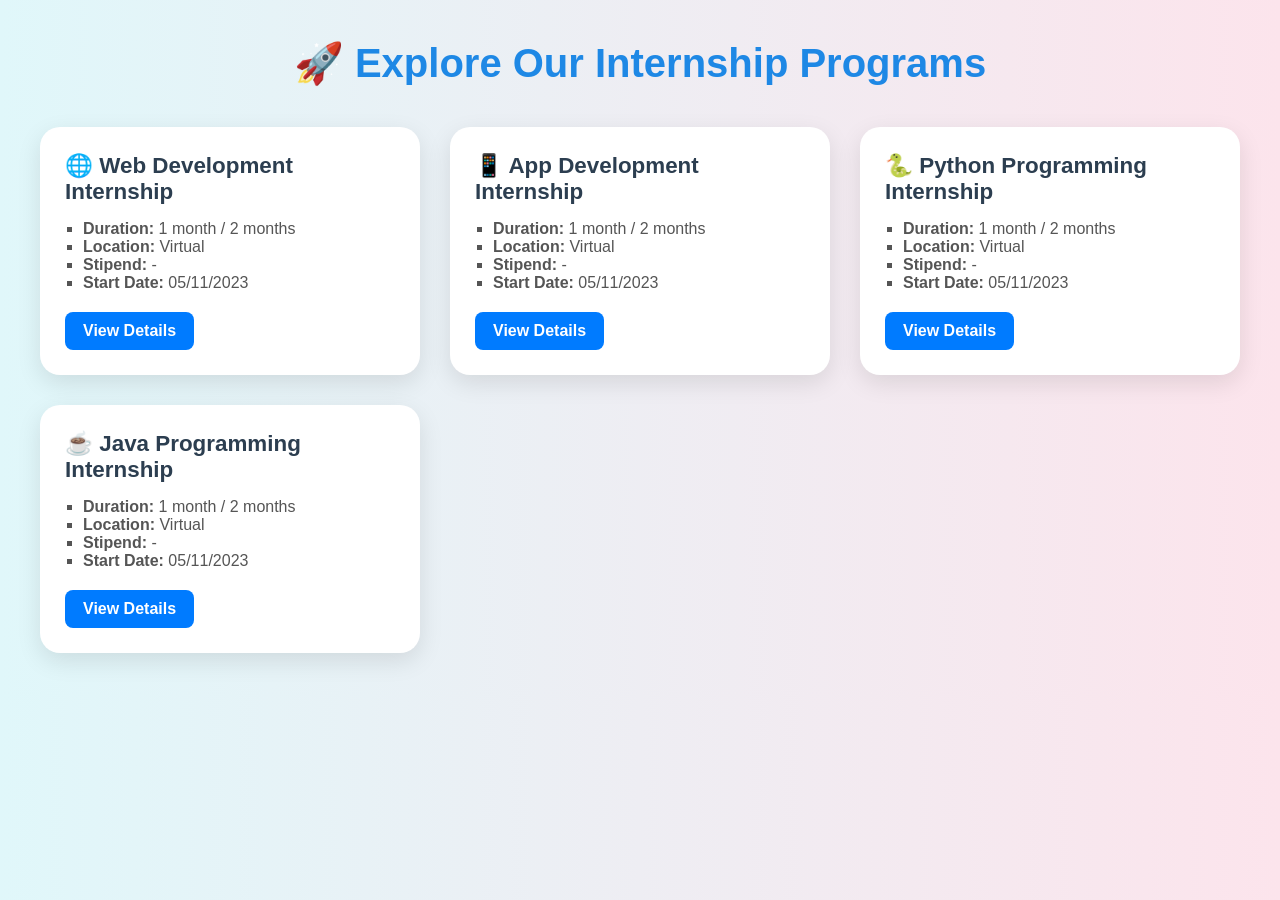
<file: index.html>
<!DOCTYPE html>
<html lang="en">
<head>
  <meta charset="UTF-8" />
  <meta name="viewport" content="width=device-width, initial-scale=1.0"/>
  <title>Internship Programs</title>
  <link rel="stylesheet" href="style.css" />
</head>
<body>

  <section class="internship-section">
    <h1>🚀 Explore Our Internship Programs</h1>

    <div class="card-container">

      <div class="card">
        <h2>🌐 Web Development Internship</h2>
        <ul>
          <li><strong>Duration:</strong> 1 month / 2 months</li>
          <li><strong>Location:</strong> Virtual</li>
          <li><strong>Stipend:</strong> -</li>
          <li><strong>Start Date:</strong> 05/11/2023</li>
        </ul>
        <a href="https://www.vaultofcodes.in/" class="btn">View Details</a>
      </div>

      <div class="card">
        <h2>📱 App Development Internship</h2>
        <ul>
          <li><strong>Duration:</strong> 1 month / 2 months</li>
          <li><strong>Location:</strong> Virtual</li>
          <li><strong>Stipend:</strong> -</li>
          <li><strong>Start Date:</strong> 05/11/2023</li>
        </ul>
        <a href="https://www.vaultofcodes.in/" class="btn">View Details</a>
      </div>

      <div class="card">
        <h2>🐍 Python Programming Internship</h2>
        <ul>
          <li><strong>Duration:</strong> 1 month / 2 months</li>
          <li><strong>Location:</strong> Virtual</li>
          <li><strong>Stipend:</strong> -</li>
          <li><strong>Start Date:</strong> 05/11/2023</li>
        </ul>
        <a href="https://www.vaultofcodes.in/" class="btn">View Details</a>
      </div>

      <div class="card">
        <h2>☕ Java Programming Internship</h2>
        <ul>
          <li><strong>Duration:</strong> 1 month / 2 months</li>
          <li><strong>Location:</strong> Virtual</li>
          <li><strong>Stipend:</strong> -</li>
          <li><strong>Start Date:</strong> 05/11/2023</li>
        </ul>
        <a href="https://www.vaultofcodes.in/" class="btn">View Details</a>
      </div>

    </div>
  </section>

</body>
</html>
</file>
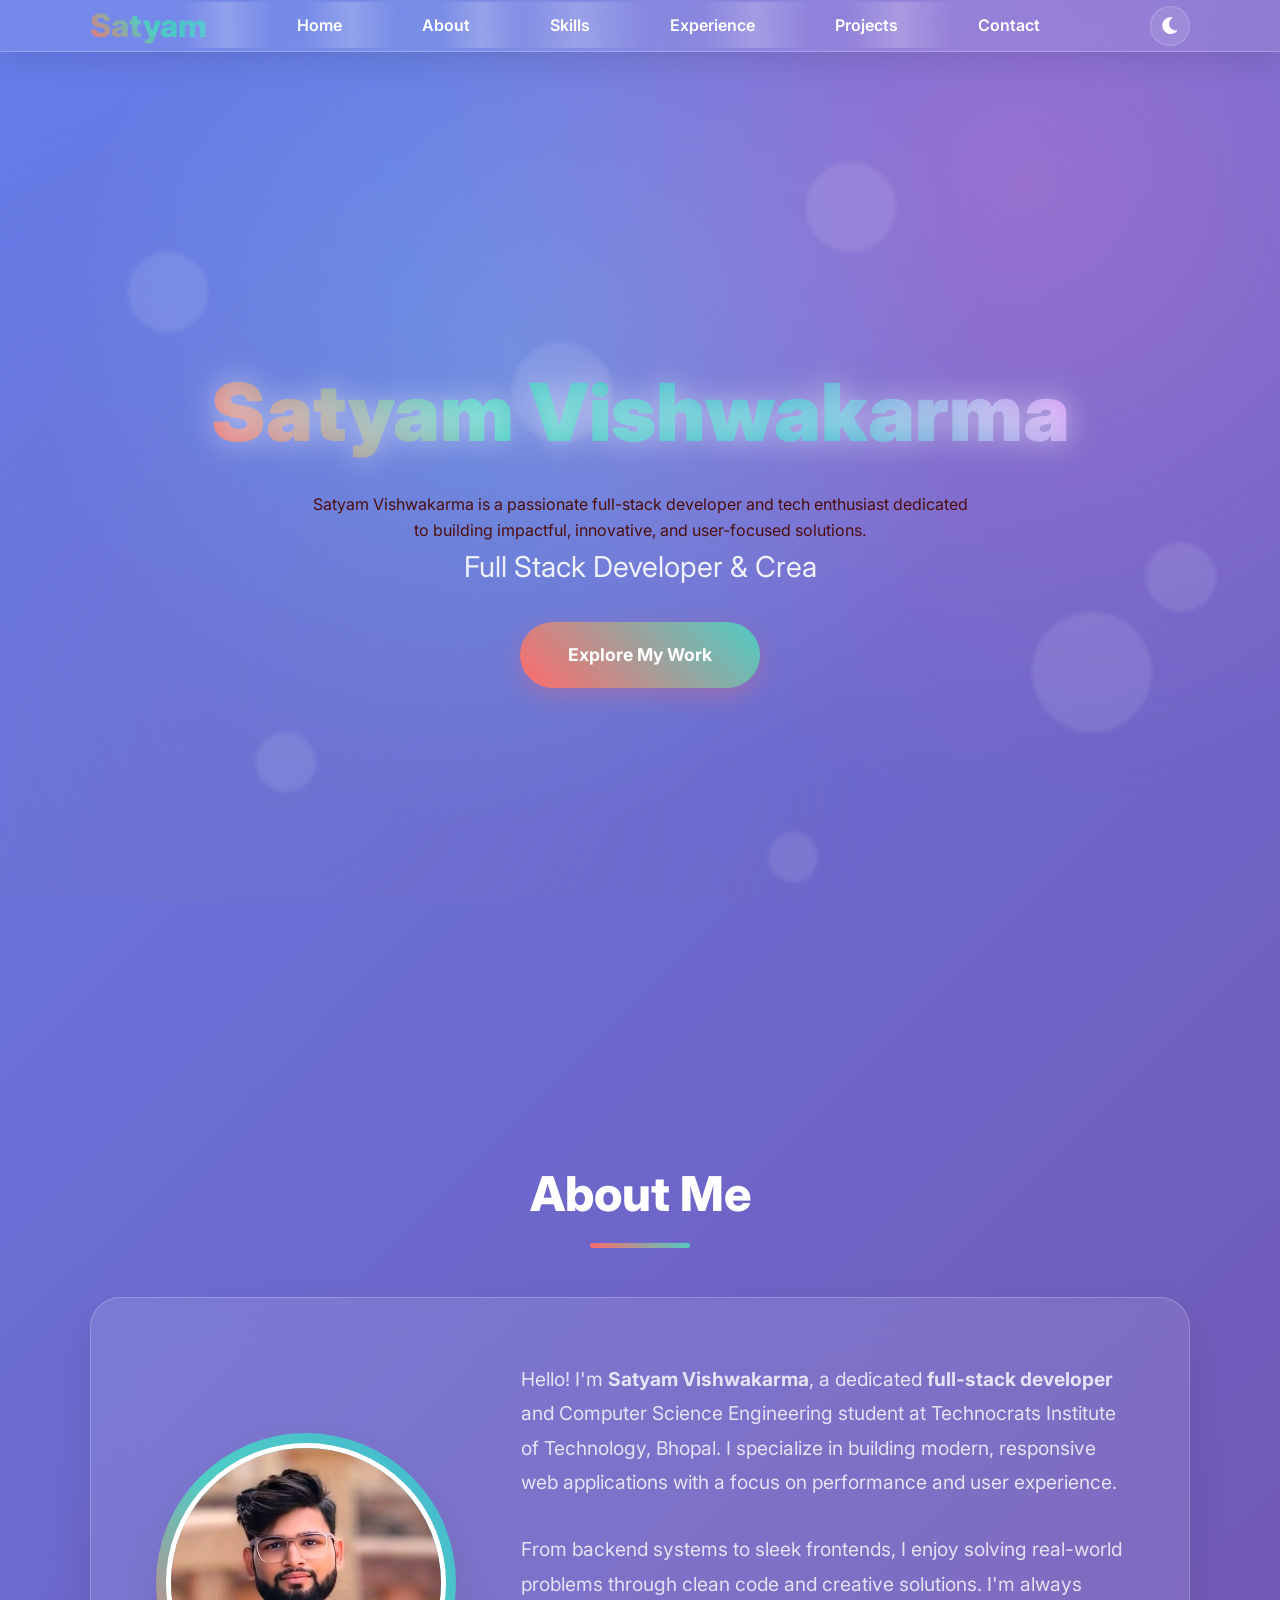
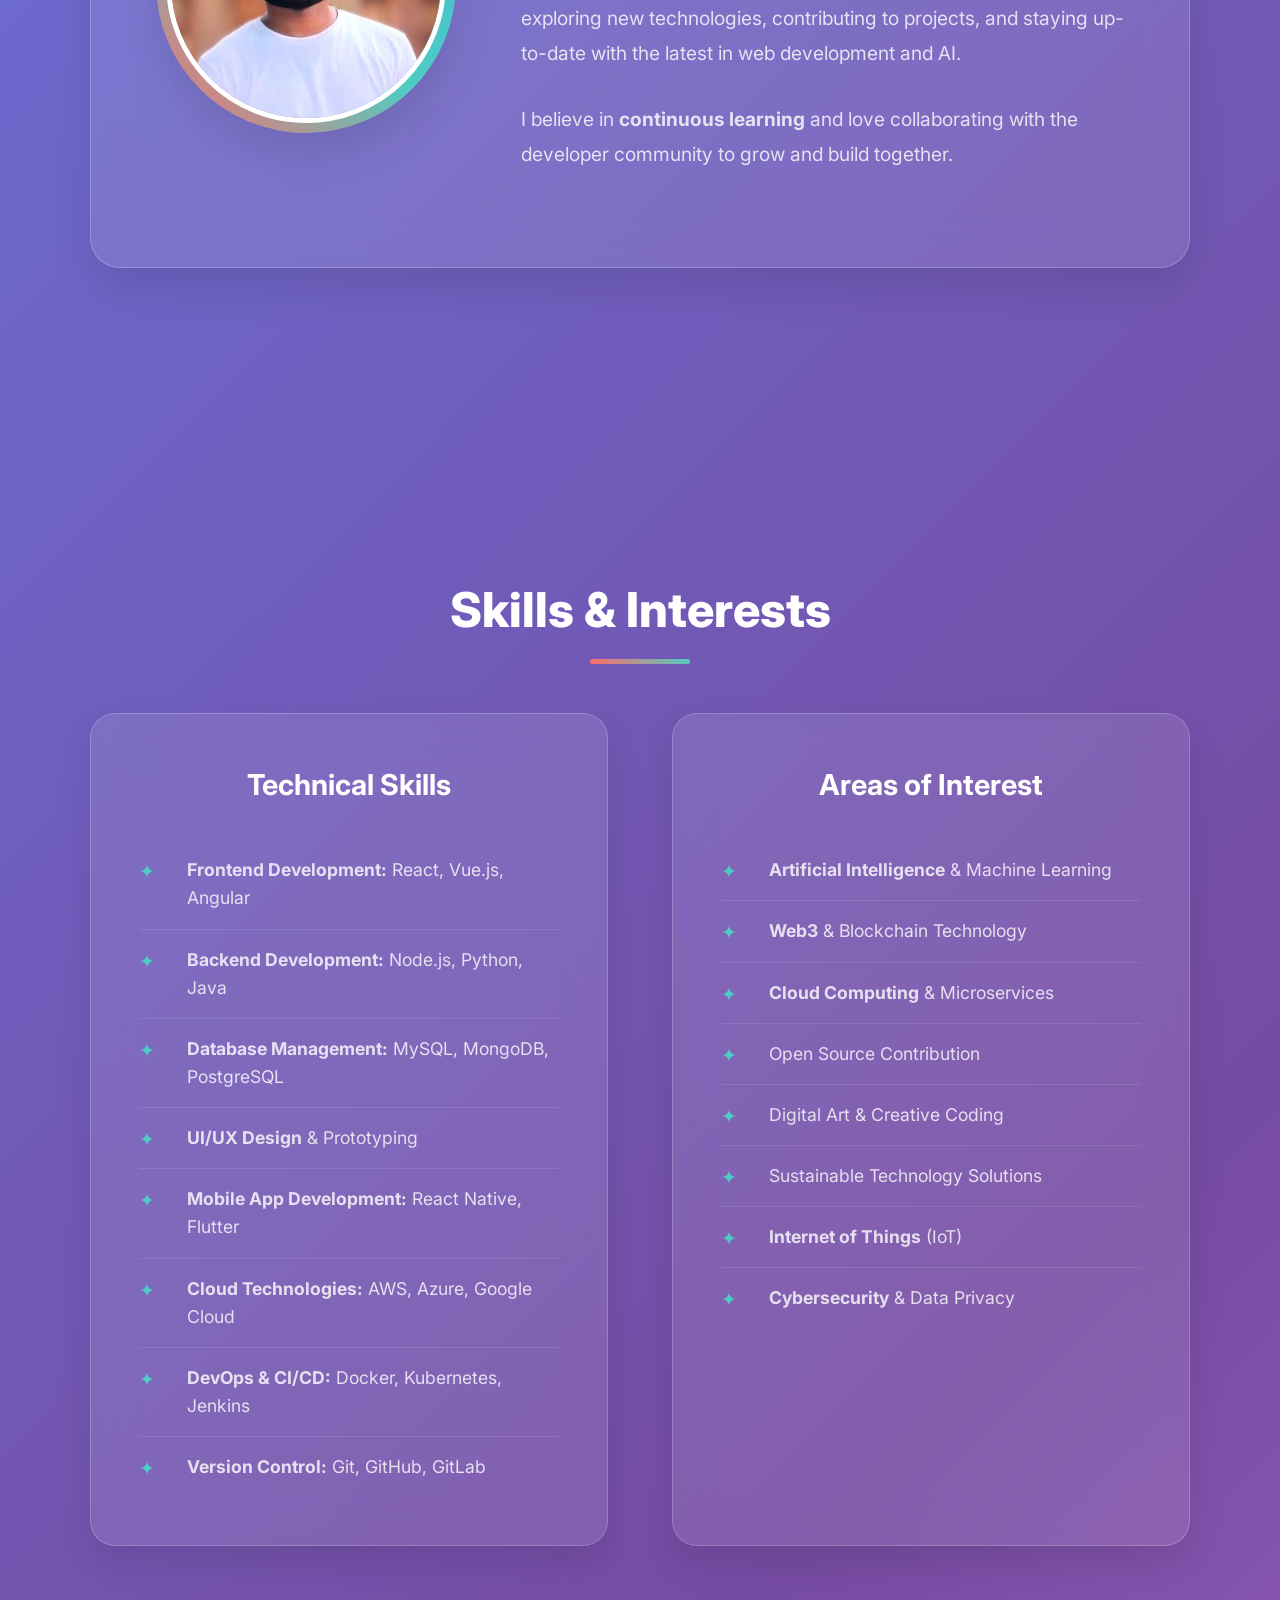
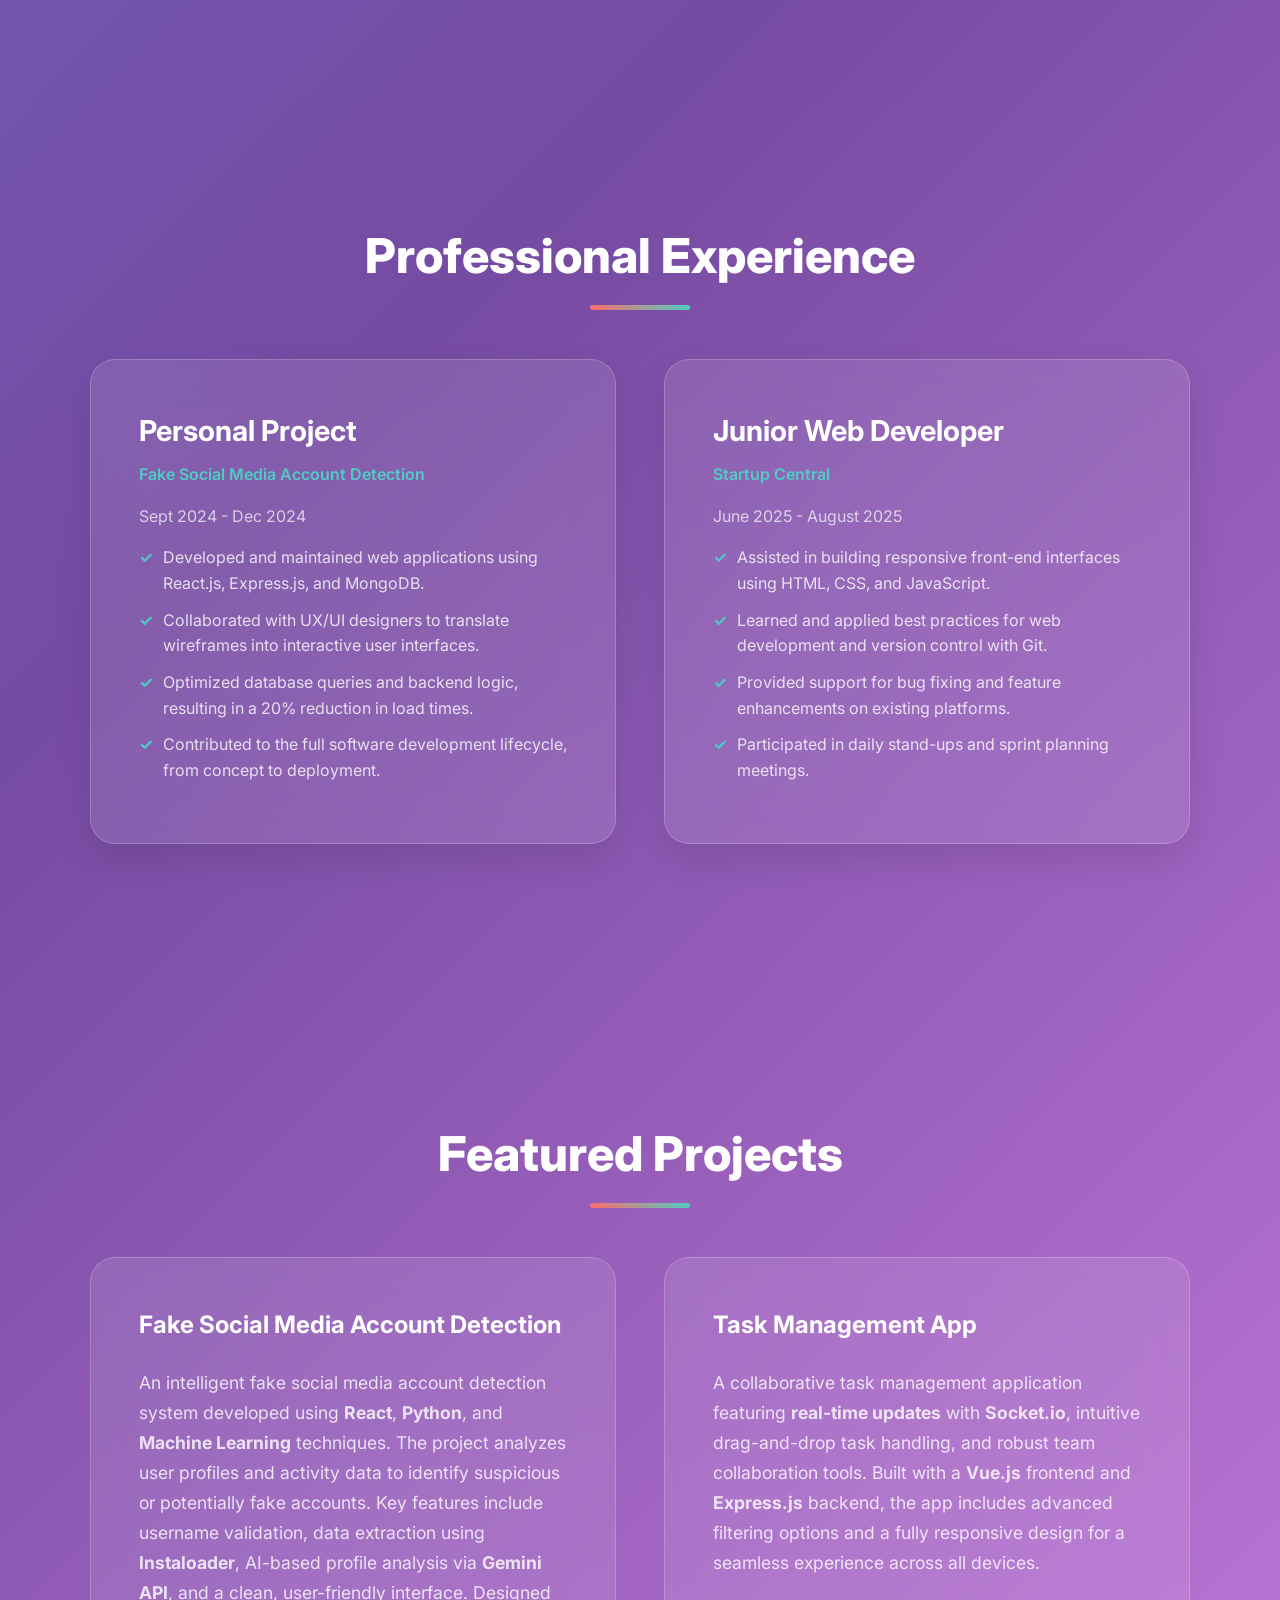
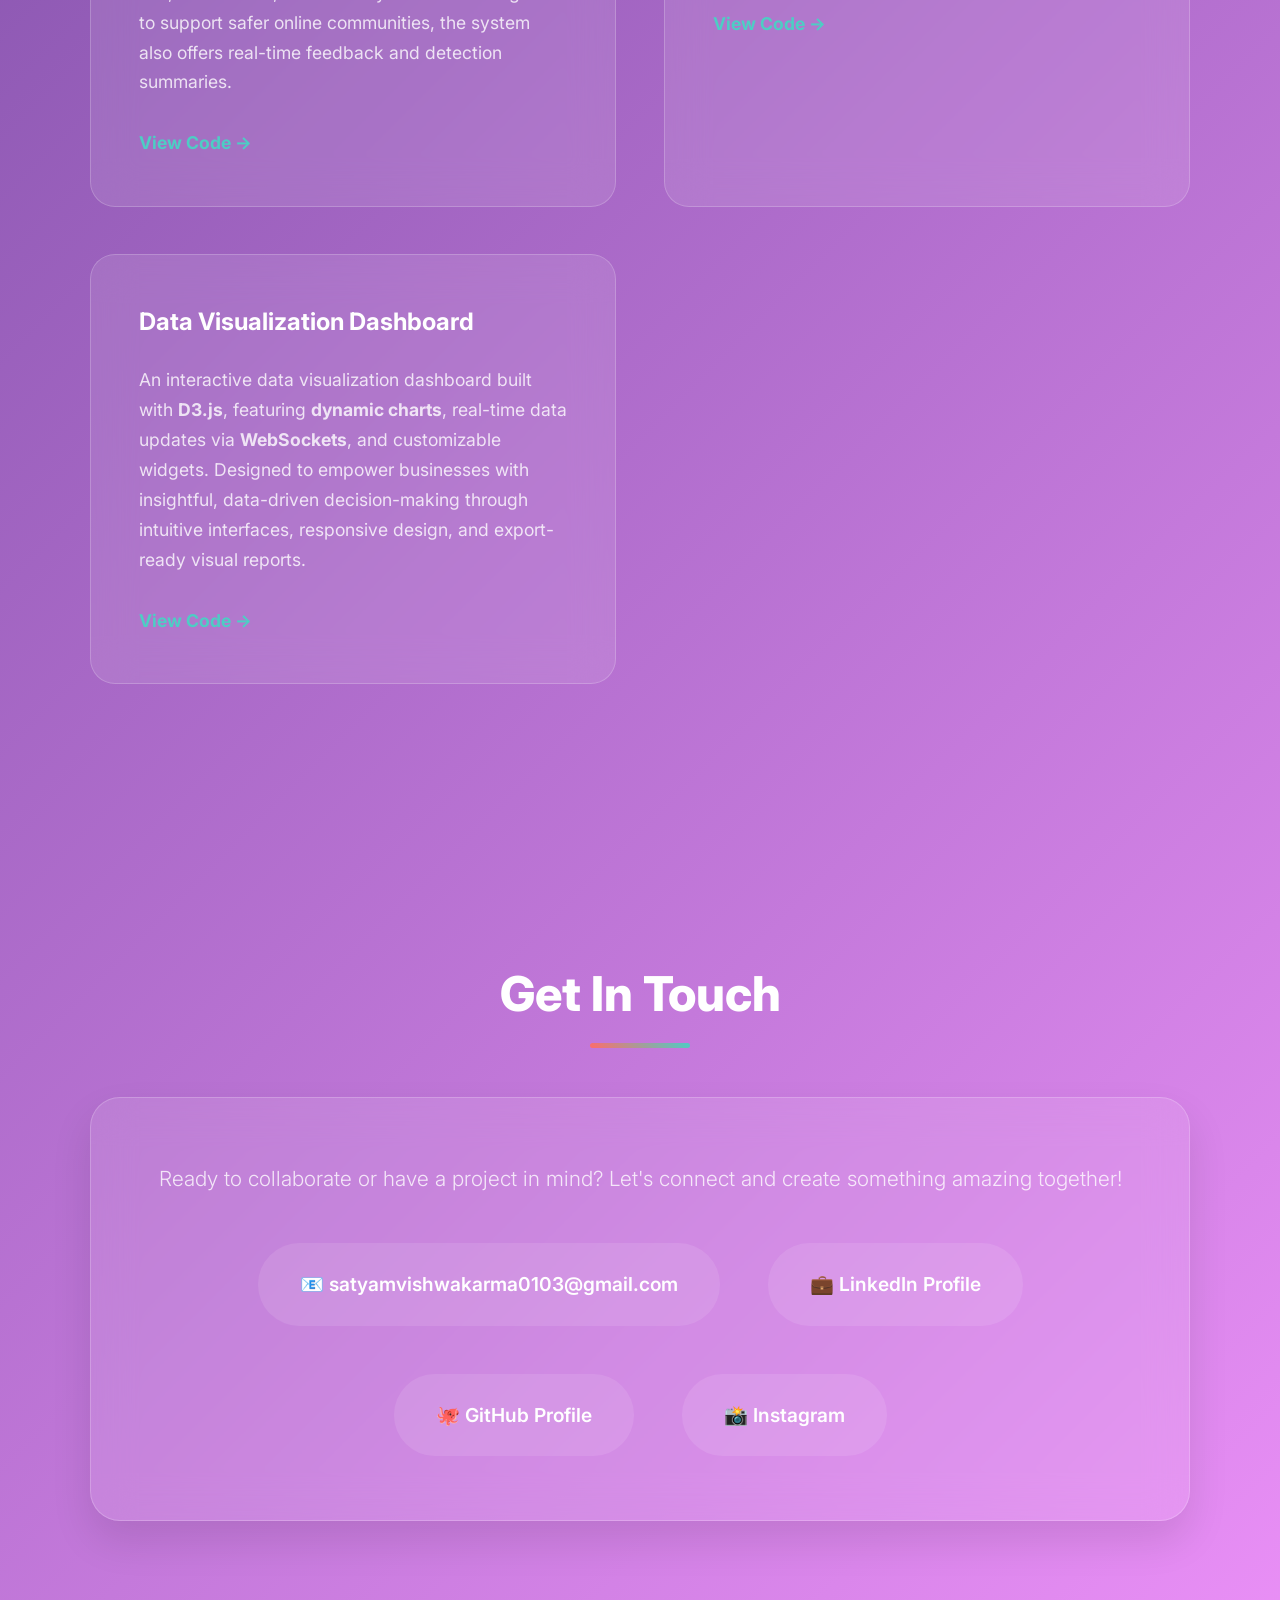
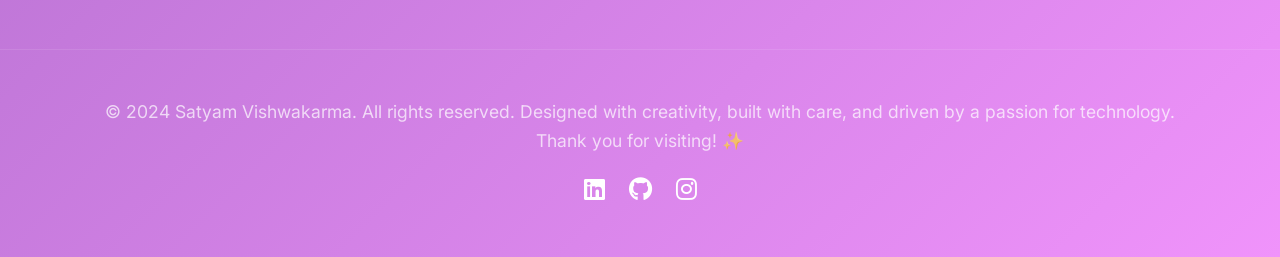
<file: Personal_Portfolio/index.html>
<!DOCTYPE html>
<html lang="en">
<head>
    <meta charset="UTF-8">
    <meta name="viewport" content="width=device-width, initial-scale=1.0">
    <title>Satyam - Portfolio</title>
    <meta name="description" content="Satyam's personal portfolio showcasing skills, projects, and professional experience">
    <link href="https://fonts.googleapis.com/css2?family=Inter:wght@300;400;600;700;800;900&display=swap" rel="stylesheet">
    <!-- Font Awesome for icons (sun, moon, social media, hamburger) -->
    <link rel="stylesheet" href="https://cdnjs.cloudflare.com/ajax/libs/font-awesome/6.0.0-beta3/css/all.min.css">
    <style>
        /* CSS Variables for easy theming */
        :root {
            --bg-gradient-start: #667eea;
            --bg-gradient-mid: #764ba2;
            --bg-gradient-end: #f093fb;
            --glass-bg: rgba(255, 255, 255, 0.1);
            --glass-border: rgba(255, 255, 255, 0.2);
            --text-color: white;
            --text-color-light: rgba(255, 255, 255, 0.8);
            --text-color-faint: rgba(255, 255, 255, 0.7);
            --primary-gradient-start: #ff6b6b;
            --primary-gradient-end: #4ecdc4;
            --accent-color-1: #4ecdc4;
            --accent-color-2: #45b7d1;
            --shadow-color: rgba(0, 0, 0, 0.1);
            --card-hover-shadow: rgba(0, 0, 0, 0.2);
            --button-shadow: rgba(255, 107, 107, 0.3);
            --button-hover-shadow: rgba(255, 107, 107, 0.4);
        }

        /* Dark Mode Variables */
        body.dark-mode {
            --bg-gradient-start: #2e3b50;
            --bg-gradient-mid: #1a232f;
            --bg-gradient-end: #0d121c;
            --glass-bg: rgba(0, 0, 0, 0.2);
            --glass-border: rgba(255, 255, 255, 0.1);
            --text-color: #e0e0e0;
            --text-color-light: #c0c0c0;
            --text-color-faint: #a0a0a0;
            --primary-gradient-start: #ff8c42; /* A bit warmer for dark mode */
            --primary-gradient-end: #20b2aa;
            --accent-color-1: #20b2aa;
            --accent-color-2: #1e90ff;
            --shadow-color: rgba(0, 0, 0, 0.3);
            --card-hover-shadow: rgba(0, 0, 0, 0.4);
            --button-shadow: rgba(255, 140, 66, 0.3);
            --button-hover-shadow: rgba(255, 140, 66, 0.4);
        }

        /* Base styles */
        * {
            margin: 0;
            padding: 0;
            box-sizing: border-box;
        }

        body {
            font-family: 'Inter', 'Segoe UI', Tahoma, Geneva, Verdana, sans-serif;
            line-height: 1.6;
            color: var(--text-color);
            background: linear-gradient(135deg, var(--bg-gradient-start) 0%, var(--bg-gradient-mid) 50%, var(--bg-gradient-end) 100%);
            min-height: 100vh;
            overflow-x: hidden; /* Prevent horizontal scroll */
            position: relative; /* Needed for absolute positioning of shapes */
            transition: background 0.8s ease, color 0.8s ease; /* Smooth theme transition */
        }

        /* Animated Background */
        body::before {
            content: '';
            position: fixed;
            top: 0;
            left: 0;
            width: 100%;
            height: 100%;
            background: 
                radial-gradient(circle at 20% 80%, rgba(120, 119, 198, 0.3) 0%, transparent 50%),
                radial-gradient(circle at 80% 20%, rgba(255, 119, 198, 0.3) 0%, transparent 50%),
                radial-gradient(circle at 40% 40%, rgba(120, 219, 255, 0.3) 0%, transparent 50%);
            animation: backgroundShift 20s ease-in-out infinite;
            z-index: -1;
        }

        @keyframes backgroundShift {
            0%, 100% { transform: scale(1) rotate(0deg); }
            50% { transform: scale(1.1) rotate(180deg); }
        }

        .container {
            max-width: 1200px;
            margin: 0 auto;
            padding: 0 20px;
        }

        /* Header Styles */
        header {
            background: var(--glass-bg);
            backdrop-filter: blur(20px);
            border-bottom: 1px solid var(--glass-border);
            position: fixed;
            width: 100%;
            top: 0;
            z-index: 1000;
            transition: all 0.3s ease;
            box-shadow: 0 8px 32px var(--shadow-color);
        }

        nav {
            display: flex;
            justify-content: space-between;
            align-items: center;
            padding: 1rem 0;
        }

        .logo {
            font-size: 2rem;
            font-weight: 800;
            color: var(--text-color); /* Fallback, transparent handled by gradient */
            text-decoration: none;
            background: linear-gradient(45deg, var(--primary-gradient-start), var(--primary-gradient-end), var(--accent-color-2));
            -webkit-background-clip: text;
            -webkit-text-fill-color: transparent;
            background-clip: text;
            animation: logoGlow 3s ease-in-out infinite alternate;
        }

        @keyframes logoGlow {
            0% { filter: drop-shadow(0 0 5px rgba(255, 107, 107, 0.5)); }
            100% { filter: drop-shadow(0 0 20px rgba(78, 205, 196, 0.8)); }
        }

        .nav-links {
            display: flex;
            list-style: none;
            gap: 2rem;
        }

        .nav-links a {
            color: var(--text-color);
            text-decoration: none;
            font-weight: 600;
            transition: all 0.3s ease;
            padding: 0.8rem 1.5rem;
            border-radius: 30px;
            position: relative;
            overflow: hidden;
        }

        .nav-links a::before {
            content: '';
            position: absolute;
            top: 0;
            left: -100%;
            width: 100%;
            height: 100%;
            background: linear-gradient(90deg, transparent, rgba(255, 255, 255, 0.2), transparent);
            transition: left 0.5s;
        }

        .nav-links a:hover::before {
            left: 100%;
        }

        .nav-links a:hover {
            background: rgba(255, 255, 255, 0.2);
            transform: translateY(-3px);
            box-shadow: 0 10px 25px var(--shadow-color);
        }

        /* Hamburger Menu Icon */
        .hamburger-menu {
            display: none; /* Hidden by default, shown on smaller screens */
            flex-direction: column;
            justify-content: space-around;
            width: 30px;
            height: 25px;
            cursor: pointer;
            z-index: 1001; /* Above nav links when active */
            margin-left: 20px; /* Spacing from theme toggle */
        }

        .hamburger-menu span {
            display: block;
            width: 100%;
            height: 3px;
            background: var(--text-color);
            border-radius: 5px;
            transition: all 0.3s ease-in-out;
        }

        .hamburger-menu.active span:nth-child(1) {
            transform: translateY(11px) rotate(45deg);
        }

        .hamburger-menu.active span:nth-child(2) {
            opacity: 0;
        }

        .hamburger-menu.active span:nth-child(3) {
            transform: translateY(-11px) rotate(-45deg);
        }

        /* Dark Mode Toggle */
        .theme-toggle {
            background: var(--glass-bg);
            border: 1px solid var(--glass-border);
            border-radius: 50%;
            width: 40px;
            height: 40px;
            display: flex;
            justify-content: center;
            align-items: center;
            cursor: pointer;
            transition: all 0.3s ease;
            font-size: 1.2rem;
            color: var(--text-color);
            margin-left: 20px; /* Space from nav links */
        }

        .theme-toggle:hover {
            background: rgba(255, 255, 255, 0.2);
            transform: scale(1.1);
        }

        /* Hero Section */
        .hero {
            height: 100vh;
            display: flex;
            align-items: center;
            justify-content: center;
            text-align: center;
            color: var(--text-color);
            position: relative;
            overflow: hidden;
            padding-top: 80px; /* To account for fixed header */
        }

        .hero-content {
            position: relative;
            z-index: 2;
            animation: heroFadeIn 1.5s ease-out;
        }

        @keyframes heroFadeIn {
            0% {
                opacity: 0;
                transform: translateY(50px) scale(0.9);
            }
            100% {
                opacity: 1;
                transform: translateY(0) scale(1);
            }
        }

        .hero h1 {
            font-size: 5rem;
            margin-bottom: 1rem;
            font-weight: 900;
            background: linear-gradient(45deg, var(--primary-gradient-start), var(--primary-gradient-end), var(--accent-color-2), var(--bg-gradient-end));
            -webkit-background-clip: text;
            -webkit-text-fill-color: transparent;
            background-clip: text;
            animation: textShimmer 4s ease-in-out infinite;
            text-shadow: 0 0 30px rgba(255, 255, 255, 0.5);
        }

        @keyframes textShimmer {
            0%, 100% { background-position: 0% 50%; }
            50% { background-position: 100% 50%; }
        }

        .hero .subtitle {
            font-size: 1.8rem;
            margin-bottom: 2rem;
            opacity: 0.9;
            animation: subtitleSlide 1.5s ease-out 0.5s both;
            min-height: 2.2rem; /* Ensure space for typing effect */
        }

        @keyframes subtitleSlide {
            0% {
                opacity: 0;
                transform: translateX(-50px);
            }
            100% {
                opacity: 0.9;
                transform: translateX(0);
            }
        }

        .typed-text {
            border-right: 2px solid rgba(255, 255, 255, 0.75); /* Blinking cursor */
            white-space: nowrap;
            overflow: hidden;
            animation: typing 3.5s steps(40, end), blink-caret .75s step-end infinite;
        }

        @keyframes typing {
            from { width: 0 }
            to { width: 100% }
        }

        @keyframes blink-caret {
            from, to { border-color: transparent }
            50% { border-color: rgba(255, 255, 255, 0.75) }
        }

        .cta-button {
            display: inline-block;
            background: linear-gradient(45deg, var(--primary-gradient-start), var(--primary-gradient-end));
            color: var(--text-color);
            padding: 1.2rem 3rem;
            text-decoration: none;
            border-radius: 50px;
            font-weight: 700;
            font-size: 1.1rem;
            transition: all 0.4s ease;
            box-shadow: 0 8px 25px var(--button-shadow);
            position: relative;
            overflow: hidden;
            animation: buttonPulse 2s ease-in-out infinite;
        }

        @keyframes buttonPulse {
            0%, 100% { transform: scale(1); }
            50% { transform: scale(1.05); }
        }

        .cta-button::before {
            content: '';
            position: absolute;
            top: 0;
            left: -100%;
            width: 100%;
            height: 100%;
            background: linear-gradient(90deg, transparent, rgba(255, 255, 255, 0.3), transparent);
            transition: left 0.6s;
        }

        .cta-button:hover::before {
            left: 100%;
        }

        .cta-button:hover {
            transform: translateY(-5px) scale(1.05);
            box-shadow: 0 15px 35px var(--button-hover-shadow);
        }

        /* Floating Elements for Hero Background */
        .floating-shapes {
            position: absolute;
            width: 100%;
            height: 100%;
            overflow: hidden;
            z-index: 1;
        }

        .shape {
            position: absolute;
            background: rgba(255, 255, 255, 0.1);
            border-radius: 50%;
            animation: float 6s ease-in-out infinite;
            filter: blur(2px); /* Slightly blur shapes for depth */
        }

        .shape:nth-child(1) {
            width: 80px; height: 80px; top: 20%; left: 10%; animation-delay: 0s;
        }
        .shape:nth-child(2) {
            width: 120px; height: 120px; top: 60%; right: 10%; animation-delay: 2s;
        }
        .shape:nth-child(3) {
            width: 60px; height: 60px; bottom: 20%; left: 20%; animation-delay: 4s;
        }
        .shape:nth-child(4) {
            width: 90px; height: 90px; top: 10%; right: 30%; animation-delay: 1s;
            animation-duration: 7s; /* Vary animation duration */
        }
        .shape:nth-child(5) {
            width: 70px; height: 70px; bottom: 40%; right: 5%; animation-delay: 3s;
            animation-duration: 5s;
        }
        .shape:nth-child(6) {
            width: 100px; height: 100px; top: 30%; left: 40%; animation-delay: 0.5s;
            animation-duration: 8s;
        }
        .shape:nth-child(7) {
            width: 50px; height: 50px; bottom: 10%; left: 60%; animation-delay: 2.5s;
            animation-duration: 4s;
        }

        @keyframes float {
            0%, 100% { transform: translateY(0px) rotate(0deg) scale(1); }
            50% { transform: translateY(-20px) rotate(180deg) scale(1.05); } /* Slightly scale */
        }

        /* Section Styles */
        section {
            padding: 6rem 0;
            margin-top: 80px; /* Offset for fixed header */
            position: relative;
        }

        .section-title {
            text-align: center;
            font-size: 3rem;
            margin-bottom: 4rem;
            color: var(--text-color);
            position: relative;
            font-weight: 800;
            animation: sectionTitleFade 1s ease-out;
        }

        @keyframes sectionTitleFade {
            0% {
                opacity: 0;
                transform: translateY(30px);
            }
            100% {
                opacity: 1;
                transform: translateY(0);
            }
        }

        .section-title::after {
            content: '';
            position: absolute;
            bottom: -15px;
            left: 50%;
            transform: translateX(-50%);
            width: 100px;
            height: 5px;
            background: linear-gradient(45deg, var(--primary-gradient-start), var(--accent-color-1));
            border-radius: 3px;
            animation: underlineExpand 1s ease-out 0.5s both;
        }

        @keyframes underlineExpand {
            0% { width: 0; }
            100% { width: 100px; }
        }

        /* About Section */
        .about {
            background: var(--glass-bg);
            backdrop-filter: blur(20px);
            border-radius: 30px;
            padding: 4rem;
            margin: 2rem 0;
            border: 1px solid var(--glass-border);
            box-shadow: 0 20px 40px var(--shadow-color);
            animation: cardSlideUp 1s ease-out;
        }

        @keyframes cardSlideUp {
            0% {
                opacity: 0;
                transform: translateY(50px);
            }
            100% {
                opacity: 1;
                transform: translateY(0);
            }
        }

        .about-content {
            display: grid;
            grid-template-columns: 1fr 2fr;
            gap: 4rem;
            align-items: center;
        }

        .profile-image-wrapper {
            display: flex;
            justify-content: center;
            align-items: center;
            position: relative;
            width: 300px;
            height: 300px;
            border-radius: 50%;
            margin: 0 auto;
            background: linear-gradient(45deg, var(--primary-gradient-start), var(--primary-gradient-end), var(--accent-color-2));
            padding: 10px;
            box-shadow: 0 20px 40px var(--shadow-color);
            animation: profileRotate 10s linear infinite;
        }

        .profile-image {
            width: 280px;
            height: 280px;
            border-radius: 50%;
            object-fit: cover;
            border: 5px solid var(--text-color); /* Inner border color */
            animation: profileGlow 3s ease-in-out infinite alternate;
        }

        @keyframes profileRotate {
            0% { transform: rotate(0deg); }
            100% { transform: rotate(360deg); }
        }

        @keyframes profileGlow {
            0% { opacity: 0.5; transform: scale(1); }
            100% { opacity: 0.8; transform: scale(1.05); }
        }

        .about-text {
            color: var(--text-color-light);
            font-size: 1.2rem;
            line-height: 1.8;
        }

        .about-text p {
            margin-bottom: 2rem;
            animation: textFadeIn 1s ease-out;
            animation-fill-mode: both;
        }

        .about-text p:nth-child(1) { animation-delay: 0.2s; }
        .about-text p:nth-child(2) { animation-delay: 0.4s; }
        .about-text p:nth-child(3) { animation-delay: 0.6s; }

        @keyframes textFadeIn {
            0% {
                opacity: 0;
                transform: translateX(30px);
            }
            100% {
                opacity: 1;
                transform: translateX(0);
            }
        }

        /* Skills Section */
        .skills-interests {
            display: grid;
            grid-template-columns: 1fr 1fr;
            gap: 4rem;
            margin-top: 4rem;
        }

        .skills-card, .interests-card {
            background: var(--glass-bg);
            backdrop-filter: blur(20px);
            border-radius: 25px;
            padding: 3rem;
            border: 1px solid var(--glass-border);
            box-shadow: 0 15px 35px var(--shadow-color);
            transition: all 0.4s ease;
            animation: cardFloat 6s ease-in-out infinite;
        }

        .skills-card:hover, .interests-card:hover {
            transform: translateY(-10px);
            box-shadow: 0 25px 50px var(--card-hover-shadow);
        }

        .skills-card {
            animation-delay: 0s;
        }

        .interests-card {
            animation-delay: 3s;
        }

        @keyframes cardFloat {
            0%, 100% { transform: translateY(0px); }
            50% { transform: translateY(-10px); }
        }

        .skills-card h3, .interests-card h3 {
            color: var(--text-color);
            font-size: 1.8rem;
            margin-bottom: 2rem;
            text-align: center;
            font-weight: 700;
        }

        .skills-list, .interests-list {
            list-style: none;
        }

        .skills-list li, .interests-list li {
            color: var(--text-color-light);
            padding: 1rem 0;
            border-bottom: 1px solid rgba(255, 255, 255, 0.1);
            position: relative;
            padding-left: 3rem;
            transition: all 0.3s ease;
            font-size: 1.1rem;
        }

        .skills-list li::before, .interests-list li::before {
            content: '✦';
            position: absolute;
            left: 0;
            color: var(--accent-color-1);
            font-size: 1.2rem;
            animation: iconPulse 2s ease-in-out infinite;
        }

        @keyframes iconPulse {
            0%, 100% { transform: scale(1); }
            50% { transform: scale(1.2); }
        }

        .skills-list li:hover, .interests-list li:hover {
            color: var(--accent-color-1);
            transform: translateX(10px);
        }

        .skills-list li:last-child, .interests-list li:last-child {
            border-bottom: none;
        }

        /* Experience Section */
        .experience-grid {
            display: grid;
            grid-template-columns: repeat(auto-fit, minmax(400px, 1fr));
            gap: 3rem;
            margin-top: 4rem;
        }

        .experience-card {
            background: var(--glass-bg);
            backdrop-filter: blur(20px);
            border-radius: 25px;
            padding: 3rem;
            border: 1px solid var(--glass-border);
            box-shadow: 0 15px 35px var(--shadow-color);
            transition: all 0.5s ease;
            animation: projectSlideIn 1s ease-out; /* Reusing project animation for consistency */
            animation-fill-mode: both;
        }
        .experience-card:hover {
            transform: translateY(-15px) scale(1.02);
            box-shadow: 0 25px 50px var(--card-hover-shadow);
        }

        .experience-card h3 {
            color: var(--text-color);
            font-size: 1.8rem;
            margin-bottom: 0.5rem;
            font-weight: 700;
        }

        .experience-card .company, .experience-card .duration {
            color: var(--text-color-faint);
            font-size: 1rem;
            margin-bottom: 1rem;
            display: block;
        }
        .experience-card .company {
            font-weight: 600;
            color: var(--accent-color-1);
        }

        .experience-card ul {
            list-style: none;
            margin-top: 1rem;
        }

        .experience-card ul li {
            color: var(--text-color-light);
            margin-bottom: 0.7rem;
            position: relative;
            padding-left: 1.5rem;
        }

        .experience-card ul li::before {
            content: '✓';
            position: absolute;
            left: 0;
            color: var(--accent-color-1);
            font-weight: bold;
        }

        /* Projects Section */
        .projects-grid {
            display: grid;
            grid-template-columns: repeat(auto-fit, minmax(380px, 1fr));
            gap: 3rem;
            margin-top: 4rem;
        }

        .project-card {
            background: var(--glass-bg);
            backdrop-filter: blur(20px);
            border-radius: 25px;
            padding: 3rem;
            border: 1px solid var(--glass-border);
            transition: all 0.5s ease;
            position: relative;
            overflow: hidden;
            animation: projectSlideIn 1s ease-out;
            animation-fill-mode: both;
        }

        .project-card:nth-child(1) { animation-delay: 0.1s; }
        .project-card:nth-child(2) { animation-delay: 0.3s; }
        .project-card:nth-child(3) { animation-delay: 0.5s; }

        @keyframes projectSlideIn {
            0% {
                opacity: 0;
                transform: translateY(50px) rotateX(10deg);
            }
            100% {
                opacity: 1;
                transform: translateY(0) rotateX(0deg);
            }
        }

        .project-card::before {
            content: '';
            position: absolute;
            top: 0;
            left: -100%;
            width: 100%;
            height: 100%;
            background: linear-gradient(90deg, transparent, rgba(255, 255, 255, 0.1), transparent);
            transition: left 0.8s;
        }

        .project-card:hover::before {
            left: 100%;
        }

        .project-card:hover {
            transform: translateY(-15px) scale(1.02);
            box-shadow: 0 25px 50px var(--card-hover-shadow);
        }

        .project-card h3 {
            color: var(--text-color);
            font-size: 1.5rem;
            margin-bottom: 1.5rem;
            font-weight: 700;
        }

        .project-card p {
            color: var(--text-color-light);
            margin-bottom: 2rem;
            line-height: 1.7;
            font-size: 1.1rem;
        }

        .project-link {
            display: inline-block;
            color: var(--accent-color-1);
            text-decoration: none;
            font-weight: 700;
            font-size: 1.1rem;
            transition: all 0.3s ease;
            position: relative;
        }

        .project-link::after {
            content: '';
            position: absolute;
            bottom: -5px;
            left: 0;
            width: 0;
            height: 2px;
            background: linear-gradient(45deg, var(--accent-color-1), var(--accent-color-2));
            transition: width 0.3s ease;
        }

        .project-link:hover::after {
            width: 100%;
        }

        .project-link:hover {
            color: var(--accent-color-2);
            transform: translateX(5px);
        }

        /* Contact Section */
        .contact {
            background: var(--glass-bg);
            backdrop-filter: blur(20px);
            border-radius: 30px;
            padding: 4rem;
            margin: 2rem 0;
            border: 1px solid var(--glass-border);
            text-align: center;
            box-shadow: 0 20px 40px var(--shadow-color);
            animation: contactPulse 4s ease-in-out infinite;
        }

        @keyframes contactPulse {
            0%, 100% { transform: scale(1); }
            50% { transform: scale(1.02); }
        }

        .contact-info {
            display: flex;
            justify-content: center;
            gap: 3rem;
            margin-top: 3rem;
            flex-wrap: wrap;
        }

        .contact-item {
            color: var(--text-color);
            text-decoration: none;
            font-size: 1.2rem;
            font-weight: 600;
            transition: all 0.4s ease;
            padding: 1.5rem 2.5rem;
            border-radius: 50px;
            background: var(--glass-bg);
            border: 2px solid transparent;
            position: relative;
            overflow: hidden;
        }

        .contact-item::before {
            content: '';
            position: absolute;
            top: 0;
            left: 0;
            width: 100%;
            height: 100%;
            background: linear-gradient(45deg, var(--primary-gradient-start), var(--primary-gradient-end));
            opacity: 0;
            transition: opacity 0.3s ease;
            z-index: -1;
        }

        .contact-item:hover::before {
            opacity: 1;
        }

        .contact-item:hover {
            transform: translateY(-5px) scale(1.05);
            box-shadow: 0 15px 30px var(--button-hover-shadow);
            border-color: rgba(255, 255, 255, 0.3);
        }

        /* Footer */
        footer {
            text-align: center;
            padding: 3rem 0;
            color: var(--text-color-faint);
            border-top: 1px solid rgba(255, 255, 255, 0.1);
            font-size: 1.1rem;
        }

        /* Footer Social Icons */
        .footer-social-links {
            margin-top: 1rem;
            display: flex;
            justify-content: center;
            gap: 1.5rem;
        }

        .footer-social-links a {
            color: var(--text-color);
            font-size: 1.5rem;
            transition: all 0.3s ease;
        }

        .footer-social-links a:hover {
            color: var(--accent-color-1);
            transform: translateY(-5px) scale(1.2);
        }


        /* Responsive Design */

        /* Extra large devices (large desktops, 1200px and up) */
      /* Responsive Design */

/* Extra large devices (large desktops, 1200px and up) */
@media (min-width: 1200px) {
    .container {
        max-width: 1140px;
    }
    .nav-links {
        display: flex; /* Ensure nav links are always displayed on large screens */
    }
    .hamburger-menu {
        display: none; /* Hide hamburger on large screens */
    }
    .theme-toggle {
        margin-left: 20px; /* Space from nav links */
    }
    .header-right-icons {
        display: flex;
        align-items: center;
    }
}

/* Large devices (desktops, 992px and up) */
@media (min-width: 992px) and (max-width: 1199px) {
    .container {
        max-width: 960px;
    }
    .hero h1 {
        font-size: 4.5rem;
    }
    .hero .subtitle {
        font-size: 1.6rem;
    }
    .about-content {
        gap: 3rem;
    }
    .skills-interests, .experience-grid {
        gap: 3rem;
    }
    .projects-grid {
        grid-template-columns: repeat(auto-fit, minmax(300px, 1fr));
    }
    .nav-links {
        display: flex; /* Ensure nav links are always displayed on these screens */
    }
    .hamburger-menu {
        display: none; /* Hide hamburger */
    }
    .theme-toggle {
        margin-left: 20px; /* Space from nav links */
    }
    .header-right-icons {
        display: flex;
        align-items: center;
    }
}

/* Medium devices (tablets, 768px and up) */
@media (min-width: 768px) and (max-width: 991px) {
    .container {
        max-width: 720px;
    }
    .nav-links {
        display: none; /* Hidden by default on small/medium screens */
        flex-direction: column; /* For mobile menu layout */
        position: absolute;
        top: 100%; /* Position below header */
        left: 0;
        width: 100%;
        background: var(--glass-bg);
        backdrop-filter: blur(20px);
        border-bottom: 1px solid var(--glass-border);
        padding: 1rem 0;
        box-shadow: 0 8px 32px var(--shadow-color);
        z-index: 999;
        max-height: 0; /* Hidden state for transition */
        overflow: hidden;
        transition: max-height 0.3s ease-out;
    }
    .nav-links.open {
        display: flex; /* IMPORTANT: Makes the nav links visible when open */
        max-height: 300px; /* Open state - adjust as needed for number of links */
    }
    .nav-links li {
        width: 100%;
        text-align: center;
        padding: 0.5rem 0;
    }
    .nav-links li a {
        padding: 1rem;
        display: block;
        border-radius: 0; /* Remove border-radius for full width */
        background: none;
    }
    .nav-links li a:hover {
        background: rgba(255, 255, 255, 0.1);
    }

    .hamburger-menu {
        display: flex; /* Show hamburger on these screens */
    }
    .hero h1 {
        font-size: 4rem;
    }
    .hero .subtitle {
        font-size: 1.5rem;
    }
    .about-content {
        grid-template-columns: 1fr;
        text-align: center;
        gap: 2rem;
    }
    .profile-image-wrapper {
        width: 250px;
        height: 250px;
        padding: 8px;
    }
    .profile-image {
        width: 230px;
        height: 230px;
    }
    .skills-interests {
        grid-template-columns: 1fr; /* Stack skills/interests */
        gap: 2rem;
    }
    .experience-grid {
        grid-template-columns: 1fr; /* Stack experience cards */
        gap: 2rem;
    }
    .projects-grid {
        grid-template-columns: repeat(auto-fit, minmax(300px, 1fr)); /* Allow two columns if space permits */
        gap: 2rem;
    }
    .contact-info {
        flex-direction: column;
        align-items: center;
        gap: 1.5rem;
    }
    .section-title {
        font-size: 2.5rem;
    }
    .about, .skills-card, .interests-card, .project-card, .experience-card, .contact {
        padding: 3rem;
    }
    .header-right-icons {
        display: flex;
        align-items: center;
    }
}

/* Small devices (landscape phones, 576px and up) */
@media (min-width: 576px) and (max-width: 767px) {
    .container {
        max-width: 540px;
    }
    /* Nav links and hamburger behavior already handled by 768px+ media query, just inherit */
    .nav-links.open {
        display: flex; /* IMPORTANT: Make sure it's flex here too */
        max-height: 300px;
    }

    .hero h1 {
        font-size: 3.5rem;
    }
    .hero .subtitle {
        font-size: 1.2rem;
    }
    .about-content {
        grid-template-columns: 1fr;
        text-align: center;
        gap: 2rem;
    }
    .profile-image-wrapper {
        width: 200px;
        height: 200px;
        padding: 5px;
    }
    .profile-image {
        width: 190px;
        height: 190px;
    }
    .skills-interests, .experience-grid, .projects-grid {
        grid-template-columns: 1fr; /* Stack all cards */
        gap: 2rem;
    }
    .contact-info {
        flex-direction: column;
        align-items: center;
        gap: 1.2rem;
    }
    .section-title {
        font-size: 2rem;
        margin-bottom: 3rem;
    }
    .about, .skills-card, .interests-card, .project-card, .experience-card, .contact {
        padding: 2rem;
    }
    .contact-item {
        padding: 1rem 2rem;
        font-size: 1rem;
    }
    .header-right-icons {
        display: flex;
        align-items: center;
    }
}

/* Extra small devices (phones, less than 576px) */
@media (max-width: 575px) {
    .container {
        padding: 0 15px; /* Smaller padding on very small screens */
    }
    .logo {
        font-size: 1.5rem;
    }
    .nav-links {
        display: none; /* Hidden by default */
        flex-direction: column;
        position: absolute;
        top: 100%;
        left: 0;
        width: 100%;
        background: var(--glass-bg);
        backdrop-filter: blur(20px);
        border-bottom: 1px solid var(--glass-border);
        padding: 1rem 0;
        box-shadow: 0 8px 32px var(--shadow-color);
        z-index: 999;
        max-height: 0;
        overflow: hidden;
        transition: max-height 0.3s ease-out;
    }
    .nav-links.open {
        display: flex; /* IMPORTANT: Makes the nav links visible when open */
        max-height: 250px; /* Open state for very small devices */
    }
    .nav-links li {
        width: 100%;
        text-align: center;
        padding: 0.5rem 0;
    }
    .nav-links li a {
        padding: 0.7rem;
        display: block;
        border-radius: 0;
        background: none;
    }
    .nav-links li a:hover {
        background: rgba(255, 255, 255, 0.1);
    }

    .hamburger-menu {
        display: flex; /* Show hamburger */
    }
    .hero h1 {
        font-size: 2.5rem;
    }
    .hero .subtitle {
        font-size: 1rem;
        min-height: 1.5rem; /* Adjust for smaller font */
    }
    .cta-button {
        padding: 0.8rem 1.8rem;
        font-size: 1rem;
    }
    .section-title {
        font-size: 1.8rem;
        margin-bottom: 2.5rem;
    }
    .section-title::after {
        width: 70px;
        bottom: -10px;
    }
    .about, .skills-card, .interests-card, .project-card, .experience-card, .contact {
        padding: 1.5rem;
        margin: 1.5rem 0;
    }
    .about-content {
        grid-template-columns: 1fr;
        gap: 1.5rem;
    }
    .profile-image-wrapper {
        width: 150px;
        height: 150px;
        padding: 3px;
    }
    .profile-image {
        width: 144px;
        height: 144px;
    }
    .about-text {
        font-size: 1rem;
    }
    .skills-interests, .experience-grid, .projects-grid {
        grid-template-columns: 1fr;
        gap: 1.5rem;
    }
    .skills-card h3, .interests-card h3, .experience-card h3, .project-card h3 {
        font-size: 1.3rem;
        margin-bottom: 1.5rem;
    }
    .skills-list li, .interests-list li, .experience-card ul li, .project-card p {
        font-size: 0.95rem;
        padding-left: 2rem;
    }
    .contact-info {
        flex-direction: column;
        align-items: center;
        gap: 1rem;
    }
    .contact-item {
        padding: 0.8rem 1.5rem;
        font-size: 0.9rem;
    }
    footer {
        padding: 2rem 0;
        font-size: 0.9rem;
    }
    .header-right-icons {
        display: flex;
        align-items: center;
    }
}

/* Universal mobile nav scroll behavior fix */
body.nav-open {
    overflow: hidden; /* Prevent scrolling when mobile nav is open */
}

        /* Smooth scrolling */
        html {
            scroll-behavior: smooth;
        }

        /* Custom scrollbar */
        ::-webkit-scrollbar {
            width: 12px;
        }

        ::-webkit-scrollbar-track {
            background: var(--glass-bg);
            border-radius: 6px;
        }

        ::-webkit-scrollbar-thumb {
            background: linear-gradient(45deg, var(--primary-gradient-start), var(--accent-color-1));
            border-radius: 6px;
            box-shadow: 0 2px 5px var(--shadow-color);
        }

        ::-webkit-scrollbar-thumb:hover {
            background: linear-gradient(45deg, var(--accent-color-1), var(--accent-color-2));
        }
    </style>
</head>
<body>
    <!-- Header -->
    <header>
        <nav class="container">
            <a href="#home" class="logo">Satyam</a>
            <!-- Mobile nav links will be toggled active/open -->
            <ul class="nav-links" id="nav-links">
                <li><a href="#home">Home</a></li>
                <li><a href="#about">About</a></li>
                <li><a href="#skills">Skills</a></li>
                <li><a href="#experience">Experience</a></li>
                <li><a href="#projects">Projects</a></li>
                <li><a href="#contact">Contact</a></li>
            </ul>
            <div class="header-right-icons" style="display: flex; align-items: center;">
                <div class="theme-toggle" id="theme-toggle">
                    <i class="fas fa-moon"></i> <!-- Moon icon for dark mode -->
                </div>
                <!-- Hamburger menu for small devices -->
                <div class="hamburger-menu" id="hamburger-menu">
                    <span></span>
                    <span></span>
                    <span></span>
                </div>
            </div>
        </nav>
    </header>

    <!-- Hero Section (Landing Page) -->
    <section id="home" class="hero">
        <div class="floating-shapes">
            <div class="shape"></div>
            <div class="shape"></div>
            <div class="shape"></div>
            <div class="shape"></div>
            <div class="shape"></div>
            <div class="shape"></div>
            <div class="shape"></div>
        </div>
        <div class="hero-content">
            <h1>Satyam Vishwakarma</h1>
            <p style="color: rgb(78, 14, 14);">Satyam Vishwakarma is a passionate full-stack developer and tech enthusiast dedicated <br> to building impactful, innovative, and user-focused solutions.
</p>
            <p class="subtitle"><span id="typed-output"></span></p>
            <a href="#about" class="cta-button">Explore My Work</a>
        </div>
    </section>

    <!-- About Me Section -->
    <section id="about">
        <div class="container">
            <h2 class="section-title">About Me</h2>
            <div class="about">
                <div class="about-content">
                    <div class="profile-image-wrapper">
                        <!-- Replace 'path/to/your/image.jpg' with your actual profile picture URL -->
                        <img src="Pi7_Tool_satyam image nptl.jpg" alt="Satyam's Profile Picture" class="profile-image">
                    </div>
                    <div class="about-text">
                       <p>Hello! I'm <strong>Satyam Vishwakarma</strong>, a dedicated <strong>full-stack developer</strong> 
                        and Computer Science Engineering student at Technocrats Institute of Technology, Bhopal. I specialize 
                        in building modern, responsive web applications with a focus on performance and user experience.</p>
                         <p>From backend systems to sleek frontends, I enjoy solving real-world problems through clean code and creative 
                            solutions. I'm always exploring new technologies, contributing to projects, and staying up-to-date with the
                             latest in web development and AI.</p> <p>I believe in <strong>continuous learning</strong>
                         and love collaborating with the developer community to grow and build together.</p>
                    </div>
                </div>
            </div>
        </div>
    </section>

    <!-- Skills and Interests Section -->
    <section id="skills">
        <div class="container">
            <h2 class="section-title">Skills & Interests</h2>
            <div class="skills-interests">
                <div class="skills-card">
  <h3>Technical Skills</h3>
  <ul class="skills-list">
    <li><strong>Frontend Development:</strong> React, Vue.js, Angular</li>
    <li><strong>Backend Development:</strong> Node.js, Python, Java</li>
    <li><strong>Database Management:</strong> MySQL, MongoDB, PostgreSQL</li>
    <li><strong>UI/UX Design</strong> & Prototyping</li>
    <li><strong>Mobile App Development:</strong> React Native, Flutter</li>
    <li><strong>Cloud Technologies:</strong> AWS, Azure, Google Cloud</li>
    <li><strong>DevOps & CI/CD:</strong> Docker, Kubernetes, Jenkins</li>
    <li><strong>Version Control:</strong> Git, GitHub, GitLab</li>
  </ul>
</div>

                <div class="interests-card">
  <h3>Areas of Interest</h3>
  <ul class="interests-list">
    <li><strong>Artificial Intelligence</strong> & Machine Learning</li>
    <li><strong>Web3</strong> & Blockchain Technology</li>
    <li><strong>Cloud Computing</strong> & Microservices</li>
    <li>Open Source Contribution</li>
    <li>Digital Art & Creative Coding</li>
    <li>Sustainable Technology Solutions</li>
    <li><strong>Internet of Things</strong> (IoT)</li>
    <li><strong>Cybersecurity</strong> & Data Privacy</li>
  </ul>
</div>

            </div>
        </div>
    </section>

    <!-- Experience Section -->
    <section id="experience">
        <div class="container">
            <h2 class="section-title">Professional Experience</h2>
            <div class="experience-grid">
                <div class="experience-card">
                    <h3>Personal Project</h3>
                    <span class="company">Fake Social Media Account Detection</span>
                    <span class="duration">Sept 2024 - Dec 2024</span>
                    <ul>
                        <li>Developed and maintained web applications using React.js, Express.js, and MongoDB.</li>
                        <li>Collaborated with UX/UI designers to translate wireframes into interactive user interfaces.</li>
                        <li>Optimized database queries and backend logic, resulting in a 20% reduction in load times.</li>
                        <li>Contributed to the full software development lifecycle, from concept to deployment.</li>
                    </ul>
                </div>
                <div class="experience-card">
                    <h3>Junior Web Developer</h3>
                    <span class="company">Startup Central</span>
                    <span class="duration">June 2025 - August 2025</span>
                    <ul>
                        <li>Assisted in building responsive front-end interfaces using HTML, CSS, and JavaScript.</li>
                        <li>Learned and applied best practices for web development and version control with Git.</li>
                        <li>Provided support for bug fixing and feature enhancements on existing platforms.</li>
                        <li>Participated in daily stand-ups and sprint planning meetings.</li>
                    </ul>
                </div>
            </div>
        </div>
    </section>

    <!-- Projects Section -->
    <section id="projects">
        <div class="container">
            <h2 class="section-title">Featured Projects</h2>
            <div class="projects-grid">
                <div class="project-card">
                    <h3>Fake Social Media Account Detection</h3>
<p>
An intelligent fake social media account detection system developed using <strong>React</strong>, <strong>Python</strong>, and <strong>Machine Learning</strong> techniques. The project analyzes user profiles and activity data to identify suspicious or potentially fake accounts. Key features include username validation, data extraction using <strong>Instaloader</strong>, AI-based profile analysis via <strong>Gemini API</strong>, and a clean, user-friendly interface. Designed to support safer online communities, the system also offers real-time feedback and detection summaries.
</p>
                    <a href="https://github.com/satyam998115" class="project-link" target="_blank">View Code →</a>
                </div>
                
                <div class="project-card">
                    <h3>Task Management App</h3>
<p>
A collaborative task management application featuring <strong>real-time updates</strong> with <strong>Socket.io</strong>, intuitive drag-and-drop task handling, and robust team collaboration tools. Built with a <strong>Vue.js</strong> frontend and <strong>Express.js</strong> backend, the app includes advanced filtering options and a fully responsive design for a seamless experience across all devices.
</p>
                    <a href="https://github.com/satyam998115" class="project-link" target="_blank">View Code →</a>
                </div>
                
                <div class="project-card">
                    <h3>Data Visualization Dashboard</h3>
<p>
An interactive data visualization dashboard built with <strong>D3.js</strong>, featuring <strong>dynamic charts</strong>, real-time data updates via <strong>WebSockets</strong>, and customizable widgets. Designed to empower businesses with insightful, data-driven decision-making through intuitive interfaces, responsive design, and export-ready visual reports.
</p>
                    <a href="https://github.com/satyam998115" class="project-link" target="_blank">View Code →</a>
                </div>
            </div>
        </div>
    </section>

    <!-- Contact Section -->
    <section id="contact">
        <div class="container">
            <h2 class="section-title">Get In Touch</h2>
            <div class="contact">
                <p style="color: var(--text-color-light); font-size: 1.3rem; margin-bottom: 2rem; font-weight: 300;">Ready to collaborate or have a project in mind? Let's connect and create something amazing together!</p>
                <div class="contact-info">
                    <a href="mailto:satyamvishwakarma0103@gmail.com" class="contact-item">📧 satyamvishwakarma0103@gmail.com</a>
                    <a href="https://www.linkedin.com/in/satyam-vishwakarma9981/" class="contact-item" target="_blank">💼 LinkedIn Profile</a>
                    <a href="https://github.com/satyam998115" class="contact-item" target="_blank">🐙 GitHub Profile</a>
                    <!-- New Instagram Link -->
                    <a href="https://www.instagram.com/satyam_x20/?hl=en" class="contact-item" target="_blank">📸 Instagram</a>
                </div>
            </div>
        </div>
    </section>

    <!-- Footer -->
    <footer>
        <div class="container">
<p>&copy; 2024 Satyam Vishwakarma. All rights reserved. Designed with creativity, built with care, and driven by a passion for technology. Thank you for visiting! ✨</p>
            <div class="footer-social-links">
                <a href="https://www.linkedin.com/in/satyam-vishwakarma9981/" target="_blank" aria-label="LinkedIn"><i class="fab fa-linkedin"></i></a>
                <a href="https://github.com/satyam998115" target="_blank" aria-label="GitHub"><i class="fab fa-github"></i></a>
                <a href="https://www.instagram.com/satyam_x20/?hl=en" target="_blank" aria-label="Instagram"><i class="fab fa-instagram"></i></a>
            </div>
        </div>
    </footer>

    <script>
        // Typing Effect for Hero Subtitle
        const typedTextElement = document.getElementById('typed-output');
        const phrases = [
            "Full Stack Developer & Creative Problem Solver",
            "Building Scalable Web Applications",
            "Crafting Intuitive User Experiences",
            "Innovating with Modern Technologies"
        ];
        let phraseIndex = 0;
        let charIndex = 0;
        let isDeleting = false;
        let typingSpeed = 100; // Speed for typing
        let pauseEnd = 1500; // Pause at the end of a phrase
        let pauseBeforeNext = 500; // Pause before typing the next phrase

        function typeWriter() {
            const currentPhrase = phrases[phraseIndex];
            if (isDeleting) {
                typedTextElement.textContent = currentPhrase.substring(0, charIndex - 1);
                charIndex--;
            } else {
                typedTextElement.textContent = currentPhrase.substring(0, charIndex + 1);
                charIndex++;
            }

            let currentTypingSpeed = typingSpeed;
            if (isDeleting) {
                currentTypingSpeed /= 2; // Faster deleting
            }

            if (!isDeleting && charIndex === currentPhrase.length) {
                currentTypingSpeed = pauseEnd; // Pause at end of typing
                isDeleting = true;
            } else if (isDeleting && charIndex === 0) {
                isDeleting = false;
                phraseIndex = (phraseIndex + 1) % phrases.length;
                currentTypingSpeed = pauseBeforeNext; // Pause before typing next phrase
            }

            setTimeout(typeWriter, currentTypingSpeed);
        }

        document.addEventListener('DOMContentLoaded', typeWriter);

        // Dark Mode Toggle
        const themeToggle = document.getElementById('theme-toggle');
        const body = document.body;

        themeToggle.addEventListener('click', () => {
            body.classList.toggle('dark-mode');
            // Store user preference in localStorage
            if (body.classList.contains('dark-mode')) {
                localStorage.setItem('theme', 'dark');
                themeToggle.innerHTML = '<i class="fas fa-sun"></i>'; // Sun icon for light mode
            } else {
                localStorage.setItem('theme', 'light');
                themeToggle.innerHTML = '<i class="fas fa-moon"></i>'; // Moon icon for dark mode
            }
        });

        // Apply saved theme on page load
        if (localStorage.getItem('theme') === 'dark') {
            body.classList.add('dark-mode');
            themeToggle.innerHTML = '<i class="fas fa-sun"></i>';
        } else {
            themeToggle.innerHTML = '<i class="fas fa-moon"></i>';
        }

        // Hamburger Menu Toggle
        const hamburgerMenu = document.getElementById('hamburger-menu');
        const navLinks = document.getElementById('nav-links');

        hamburgerMenu.addEventListener('click', () => {
            hamburgerMenu.classList.toggle('active');
            navLinks.classList.toggle('open');
            // Toggle body overflow to prevent scrolling when mobile nav is open
            body.classList.toggle('nav-open');
        });

        // Close mobile nav when a link is clicked
        navLinks.querySelectorAll('a').forEach(link => {
            link.addEventListener('click', () => {
                // Check if the mobile nav is currently open
                if (navLinks.classList.contains('open')) {
                    hamburgerMenu.classList.remove('active');
                    navLinks.classList.remove('open');
                    body.classList.remove('nav-open');
                }
            });
        });

        // Close mobile nav when clicking outside of it (optional but good UX)
        // document.addEventListener('click', (event) => {
        //     if (navLinks.classList.contains('open') && !navLinks.contains(event.target) && !hamburgerMenu.contains(event.target)) {
        //         hamburgerMenu.classList.remove('active');
        //         navLinks.classList.remove('open');
        //         body.classList.remove('nav-open');
        //     }
        // });

    </script>
</body>
</html>
</file>
<file: style.css>
/* General Reset */
* {
  margin: 0;
  padding: 0;
  box-sizing: border-box;
}

/* Body Styling */
body {
  font-family: 'Segoe UI', Tahoma, Geneva, Verdana, sans-serif;
  background: linear-gradient(to right, #e0f7fa, #fce4ec);
  padding: 40px 20px;
  color: #333;
}

/* Section Title */
.internship-section h1 {
  text-align: center;
  font-size: 2.5rem;
  margin-bottom: 40px;
  color: #1e88e5;
  animation: fadeIn 1s ease-out;
}

/* Card Container */
.card-container {
  display: grid;
  grid-template-columns: repeat(auto-fit, minmax(280px, 1fr));
  gap: 30px;
  max-width: 1200px;
  margin: auto;
}

/* Card Styling */
.card {
  background: #ffffff;
  border-radius: 20px;
  padding: 25px;
  box-shadow: 0 8px 25px rgba(0, 0, 0, 0.1);
  transition: transform 0.3s ease, box-shadow 0.3s ease;
  animation: slideUp 0.6s ease-in-out;
}

.card:hover {
  transform: translateY(-10px);
  box-shadow: 0 15px 30px rgba(0, 0, 0, 0.2);
}

/* Card Header */
.card h2 {
  font-size: 1.4rem;
  margin-bottom: 15px;
  color: #2c3e50;
}

/* Card List */
.card ul {
  list-style-type: square;
  padding-left: 18px;
  margin-bottom: 20px;
  color: #555;
}

/* Button */
.btn {
  text-decoration: none;
  background-color: #007bff;
  color: white;
  padding: 10px 18px;
  border-radius: 8px;
  font-weight: bold;
  display: inline-block;
  transition: background-color 0.3s, transform 0.3s;
}

.btn:hover {
  background-color: #0056b3;
  transform: scale(1.05);
}

/* Animations */
@keyframes fadeIn {
  from { opacity: 0; transform: scale(0.95); }
  to { opacity: 1; transform: scale(1); }
}

@keyframes slideUp {
  from { opacity: 0; transform: translateY(20px); }
  to { opacity: 1; transform: translateY(0); }
}

/* Responsive */
@media (max-width: 600px) {
  .internship-section h1 {
    font-size: 2rem;
  }

  .btn {
    width: 100%;
    text-align: center;
  }
}
</file>
